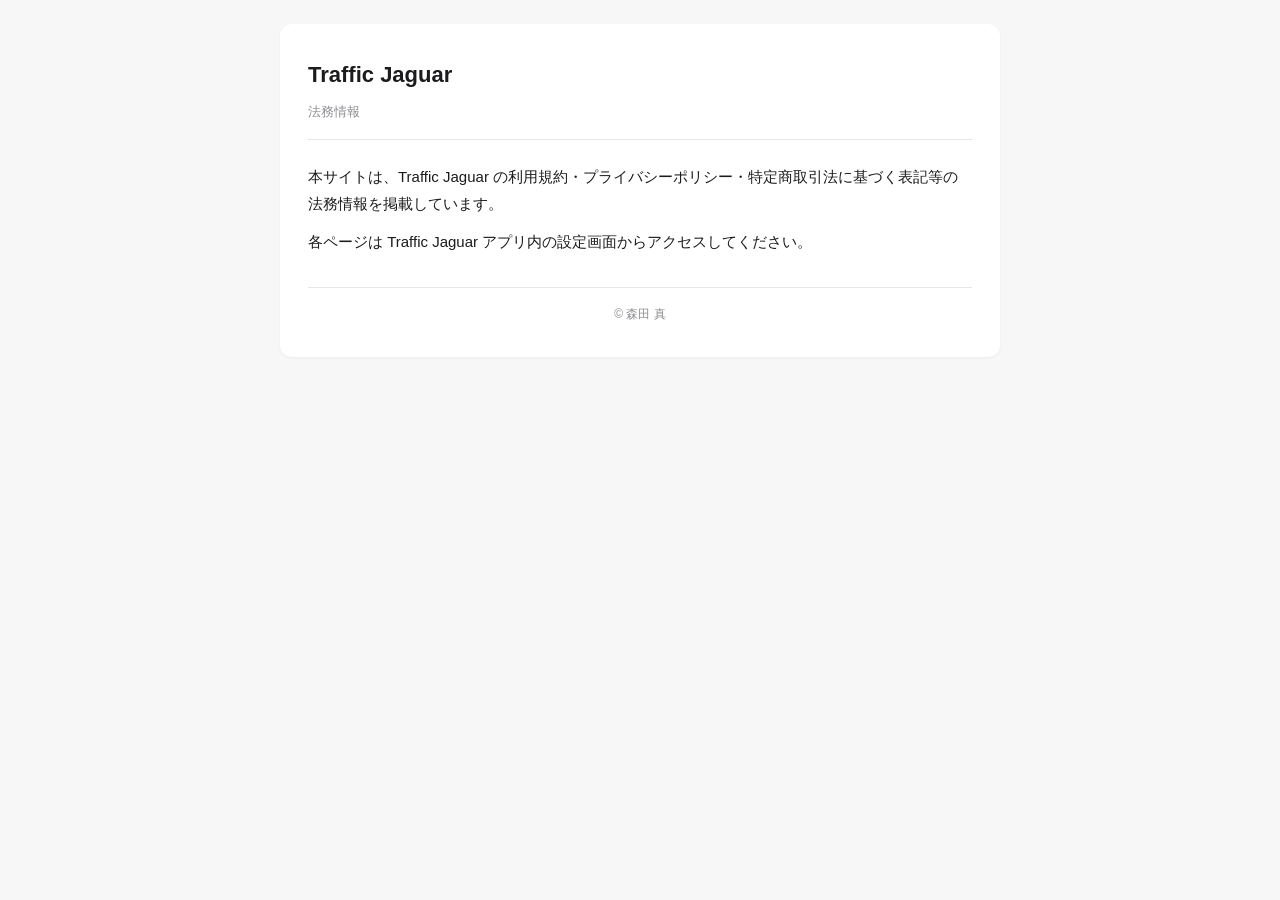
<file: index.html>
<!DOCTYPE html>
<html lang="ja">
<head>
<meta charset="UTF-8">
<meta name="viewport" content="width=device-width, initial-scale=1.0">
<title>Traffic Jaguar</title>
<link rel="stylesheet" href="style.css">
</head>
<body>
<div class="container">
  <header>
    <h1>Traffic Jaguar</h1>
    <p class="app-name">法務情報</p>
  </header>

  <p>本サイトは、Traffic Jaguar の利用規約・プライバシーポリシー・特定商取引法に基づく表記等の法務情報を掲載しています。</p>

  <p>各ページは Traffic Jaguar アプリ内の設定画面からアクセスしてください。</p>

  <footer>
    &copy; 森田 真
  </footer>
</div>
</body>
</html>
</file>
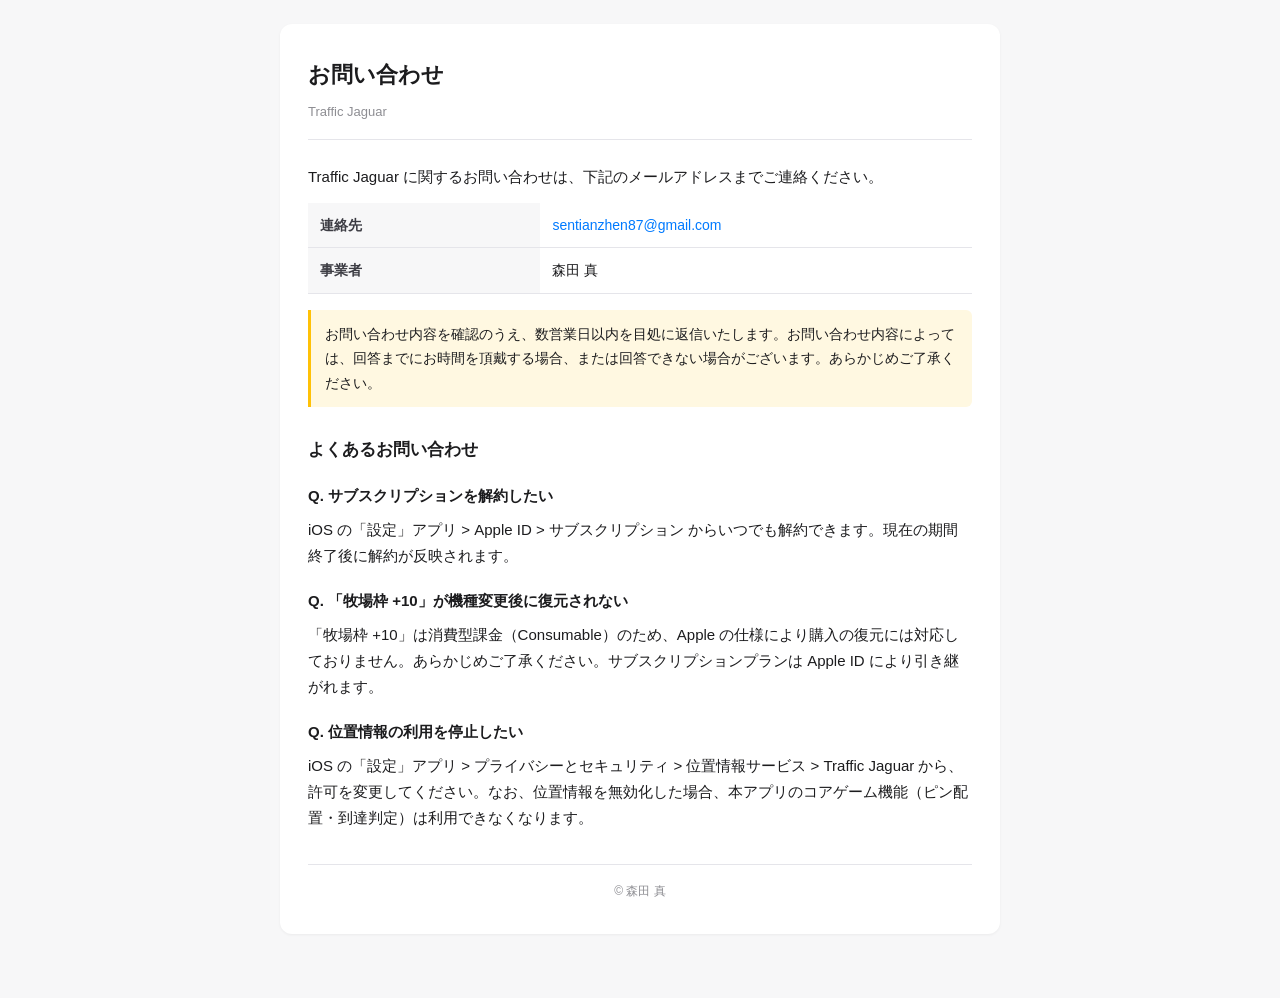
<file: contact.html>
<!DOCTYPE html>
<html lang="ja">
<head>
<meta charset="UTF-8">
<meta name="viewport" content="width=device-width, initial-scale=1.0">
<title>お問い合わせ | Traffic Jaguar</title>
<link rel="stylesheet" href="style.css">
</head>
<body>
<div class="container">
  <header>
    <h1>お問い合わせ</h1>
    <p class="app-name">Traffic Jaguar</p>
  </header>

  <p>Traffic Jaguar に関するお問い合わせは、下記のメールアドレスまでご連絡ください。</p>

  <table>
    <tr>
      <th>連絡先</th>
      <td><a href="mailto:sentianzhen87@gmail.com">sentianzhen87@gmail.com</a></td>
    </tr>
    <tr>
      <th>事業者</th>
      <td>森田 真</td>
    </tr>
  </table>

  <div class="notice">
    <p style="margin: 0;">お問い合わせ内容を確認のうえ、数営業日以内を目処に返信いたします。お問い合わせ内容によっては、回答までにお時間を頂戴する場合、または回答できない場合がございます。あらかじめご了承ください。</p>
  </div>

  <h2>よくあるお問い合わせ</h2>

  <h3>Q. サブスクリプションを解約したい</h3>
  <p>iOS の「設定」アプリ &gt; Apple ID &gt; サブスクリプション からいつでも解約できます。現在の期間終了後に解約が反映されます。</p>

  <h3>Q. 「牧場枠 +10」が機種変更後に復元されない</h3>
  <p>「牧場枠 +10」は消費型課金（Consumable）のため、Apple の仕様により購入の復元には対応しておりません。あらかじめご了承ください。サブスクリプションプランは Apple ID により引き継がれます。</p>

  <h3>Q. 位置情報の利用を停止したい</h3>
  <p>iOS の「設定」アプリ &gt; プライバシーとセキュリティ &gt; 位置情報サービス &gt; Traffic Jaguar から、許可を変更してください。なお、位置情報を無効化した場合、本アプリのコアゲーム機能（ピン配置・到達判定）は利用できなくなります。</p>

  <footer>
    &copy; 森田 真
  </footer>
</div>
</body>
</html>
</file>
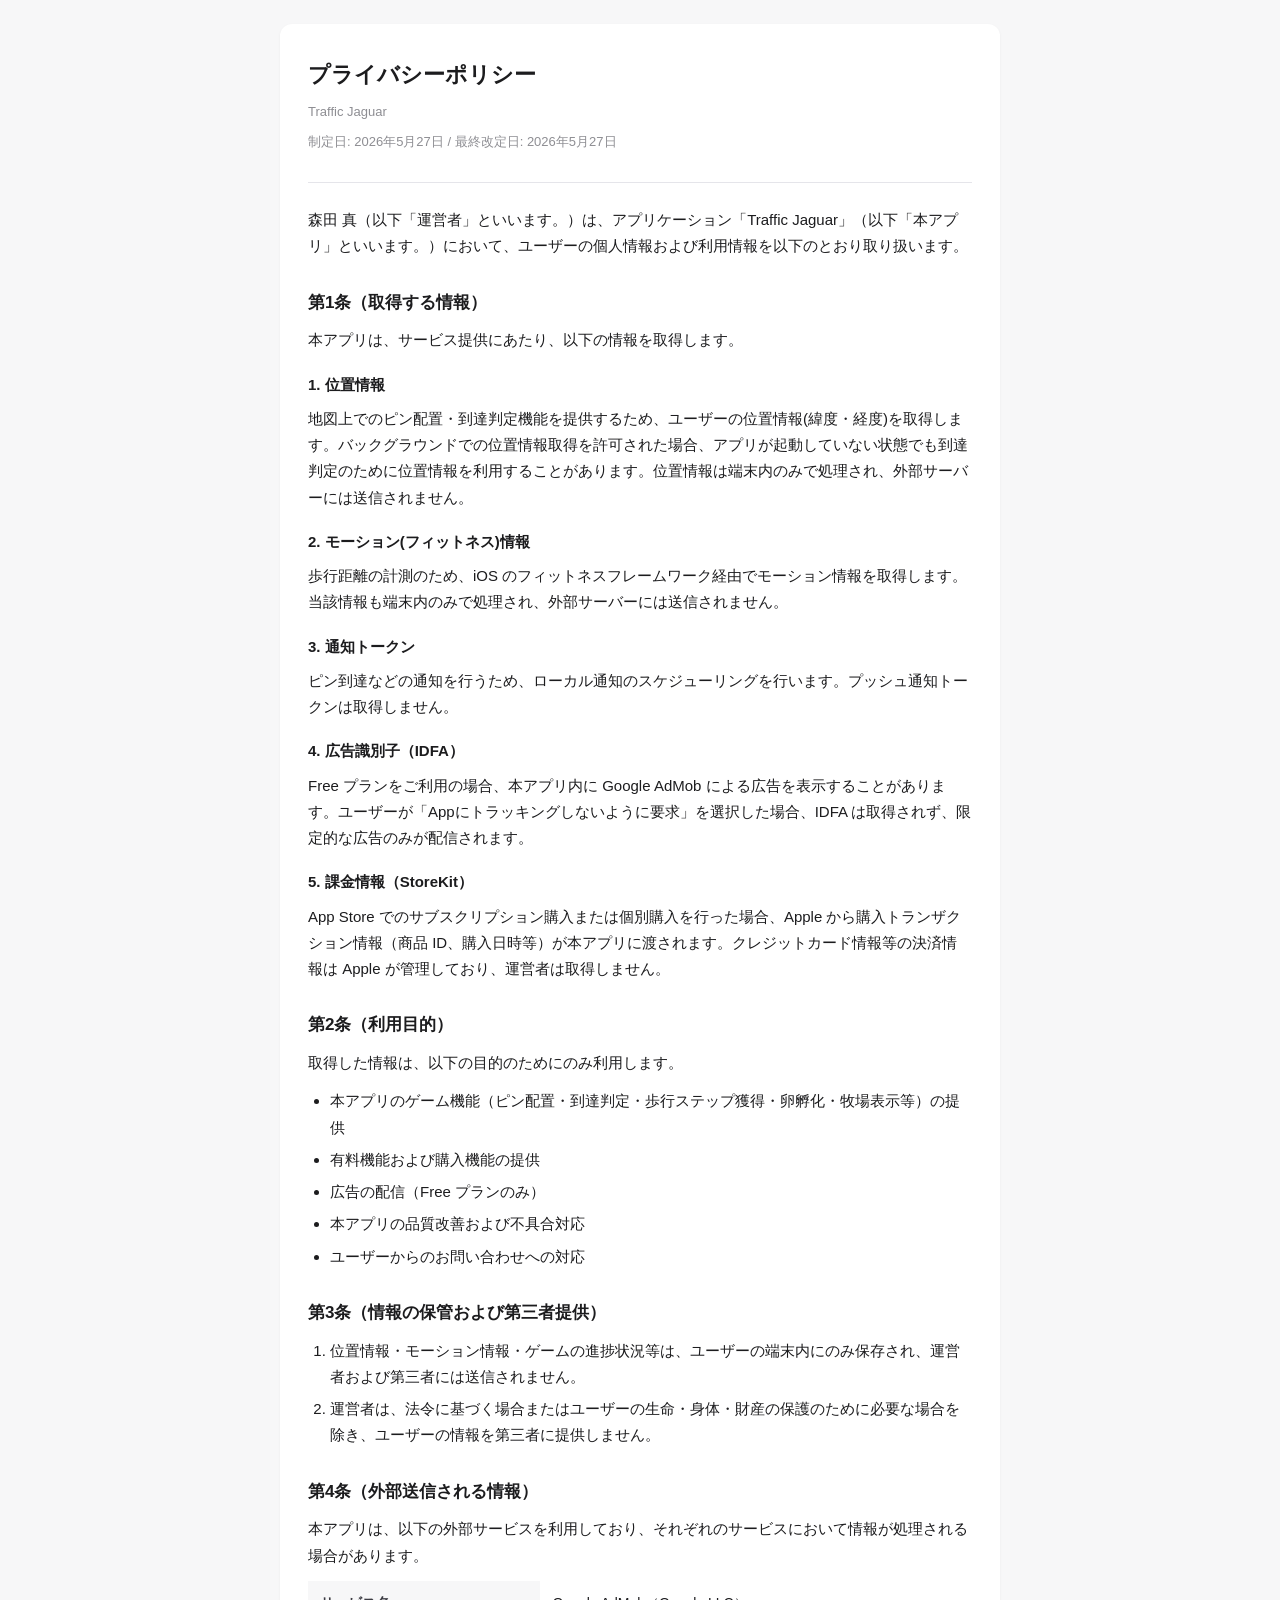
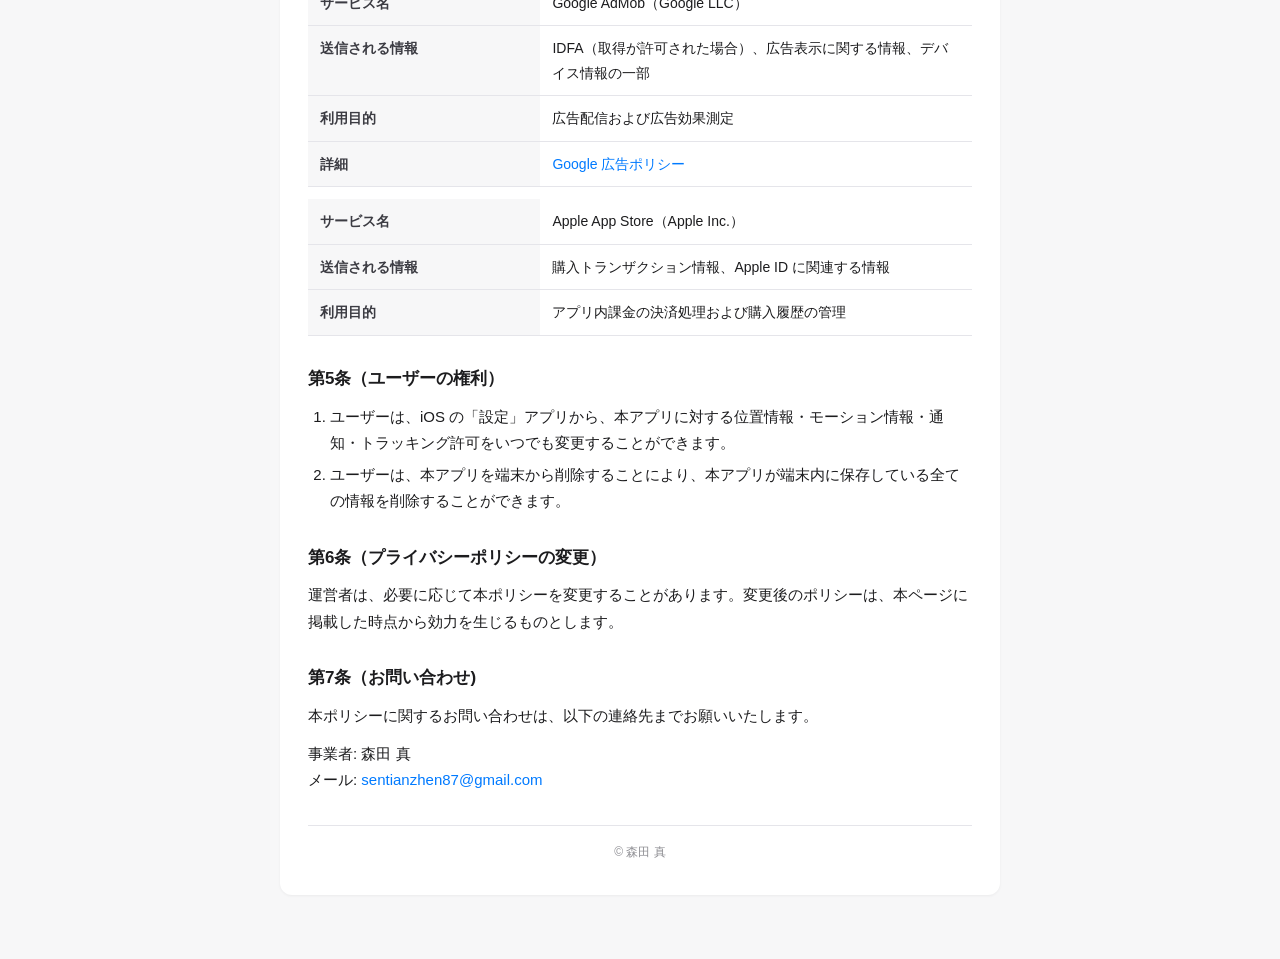
<file: privacy.html>
<!DOCTYPE html>
<html lang="ja">
<head>
<meta charset="UTF-8">
<meta name="viewport" content="width=device-width, initial-scale=1.0">
<title>プライバシーポリシー | Traffic Jaguar</title>
<link rel="stylesheet" href="style.css">
</head>
<body>
<div class="container">
  <header>
    <h1>プライバシーポリシー</h1>
    <p class="app-name">Traffic Jaguar</p>
    <p class="meta">制定日: 2026年5月27日 / 最終改定日: 2026年5月27日</p>
  </header>

  <p>森田 真（以下「運営者」といいます。）は、アプリケーション「Traffic Jaguar」（以下「本アプリ」といいます。）において、ユーザーの個人情報および利用情報を以下のとおり取り扱います。</p>

  <h2>第1条（取得する情報）</h2>
  <p>本アプリは、サービス提供にあたり、以下の情報を取得します。</p>

  <h3>1. 位置情報</h3>
  <p>地図上でのピン配置・到達判定機能を提供するため、ユーザーの位置情報(緯度・経度)を取得します。バックグラウンドでの位置情報取得を許可された場合、アプリが起動していない状態でも到達判定のために位置情報を利用することがあります。位置情報は端末内のみで処理され、外部サーバーには送信されません。</p>

  <h3>2. モーション(フィットネス)情報</h3>
  <p>歩行距離の計測のため、iOS のフィットネスフレームワーク経由でモーション情報を取得します。当該情報も端末内のみで処理され、外部サーバーには送信されません。</p>

  <h3>3. 通知トークン</h3>
  <p>ピン到達などの通知を行うため、ローカル通知のスケジューリングを行います。プッシュ通知トークンは取得しません。</p>

  <h3>4. 広告識別子（IDFA）</h3>
  <p>Free プランをご利用の場合、本アプリ内に Google AdMob による広告を表示することがあります。ユーザーが「Appにトラッキングしないように要求」を選択した場合、IDFA は取得されず、限定的な広告のみが配信されます。</p>

  <h3>5. 課金情報（StoreKit）</h3>
  <p>App Store でのサブスクリプション購入または個別購入を行った場合、Apple から購入トランザクション情報（商品 ID、購入日時等）が本アプリに渡されます。クレジットカード情報等の決済情報は Apple が管理しており、運営者は取得しません。</p>

  <h2>第2条（利用目的）</h2>
  <p>取得した情報は、以下の目的のためにのみ利用します。</p>
  <ul>
    <li>本アプリのゲーム機能（ピン配置・到達判定・歩行ステップ獲得・卵孵化・牧場表示等）の提供</li>
    <li>有料機能および購入機能の提供</li>
    <li>広告の配信（Free プランのみ）</li>
    <li>本アプリの品質改善および不具合対応</li>
    <li>ユーザーからのお問い合わせへの対応</li>
  </ul>

  <h2>第3条（情報の保管および第三者提供）</h2>
  <ol>
    <li>位置情報・モーション情報・ゲームの進捗状況等は、ユーザーの端末内にのみ保存され、運営者および第三者には送信されません。</li>
    <li>運営者は、法令に基づく場合またはユーザーの生命・身体・財産の保護のために必要な場合を除き、ユーザーの情報を第三者に提供しません。</li>
  </ol>

  <h2>第4条（外部送信される情報）</h2>
  <p>本アプリは、以下の外部サービスを利用しており、それぞれのサービスにおいて情報が処理される場合があります。</p>

  <table>
    <tr>
      <th>サービス名</th>
      <td>Google AdMob（Google LLC）</td>
    </tr>
    <tr>
      <th>送信される情報</th>
      <td>IDFA（取得が許可された場合）、広告表示に関する情報、デバイス情報の一部</td>
    </tr>
    <tr>
      <th>利用目的</th>
      <td>広告配信および広告効果測定</td>
    </tr>
    <tr>
      <th>詳細</th>
      <td><a href="https://policies.google.com/technologies/ads" target="_blank" rel="noopener">Google 広告ポリシー</a></td>
    </tr>
  </table>

  <table>
    <tr>
      <th>サービス名</th>
      <td>Apple App Store（Apple Inc.）</td>
    </tr>
    <tr>
      <th>送信される情報</th>
      <td>購入トランザクション情報、Apple ID に関連する情報</td>
    </tr>
    <tr>
      <th>利用目的</th>
      <td>アプリ内課金の決済処理および購入履歴の管理</td>
    </tr>
  </table>

  <h2>第5条（ユーザーの権利）</h2>
  <ol>
    <li>ユーザーは、iOS の「設定」アプリから、本アプリに対する位置情報・モーション情報・通知・トラッキング許可をいつでも変更することができます。</li>
    <li>ユーザーは、本アプリを端末から削除することにより、本アプリが端末内に保存している全ての情報を削除することができます。</li>
  </ol>

  <h2>第6条（プライバシーポリシーの変更）</h2>
  <p>運営者は、必要に応じて本ポリシーを変更することがあります。変更後のポリシーは、本ページに掲載した時点から効力を生じるものとします。</p>

  <h2>第7条（お問い合わせ)</h2>
  <p>本ポリシーに関するお問い合わせは、以下の連絡先までお願いいたします。</p>
  <p>
    事業者: 森田 真<br>
    メール: <a href="mailto:sentianzhen87@gmail.com">sentianzhen87@gmail.com</a>
  </p>

  <footer>
    &copy; 森田 真
  </footer>
</div>
</body>
</html>
</file>
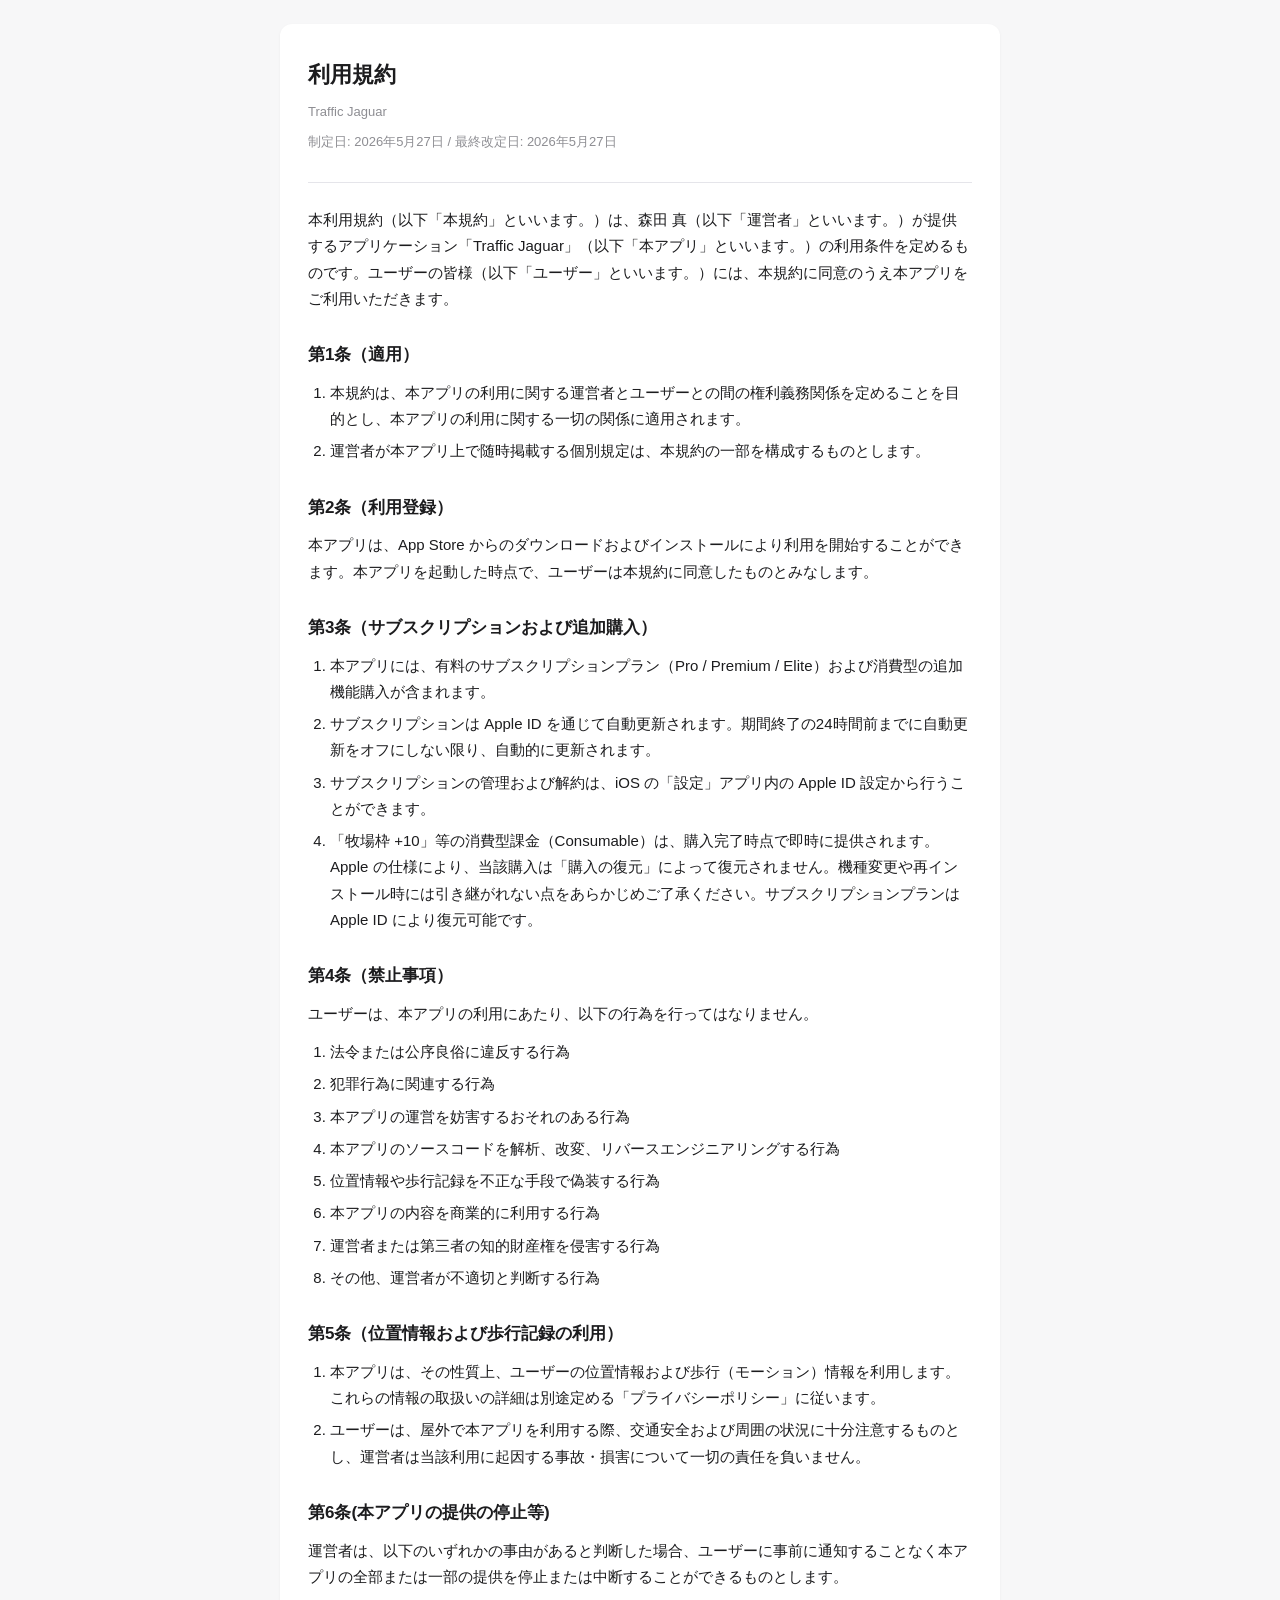
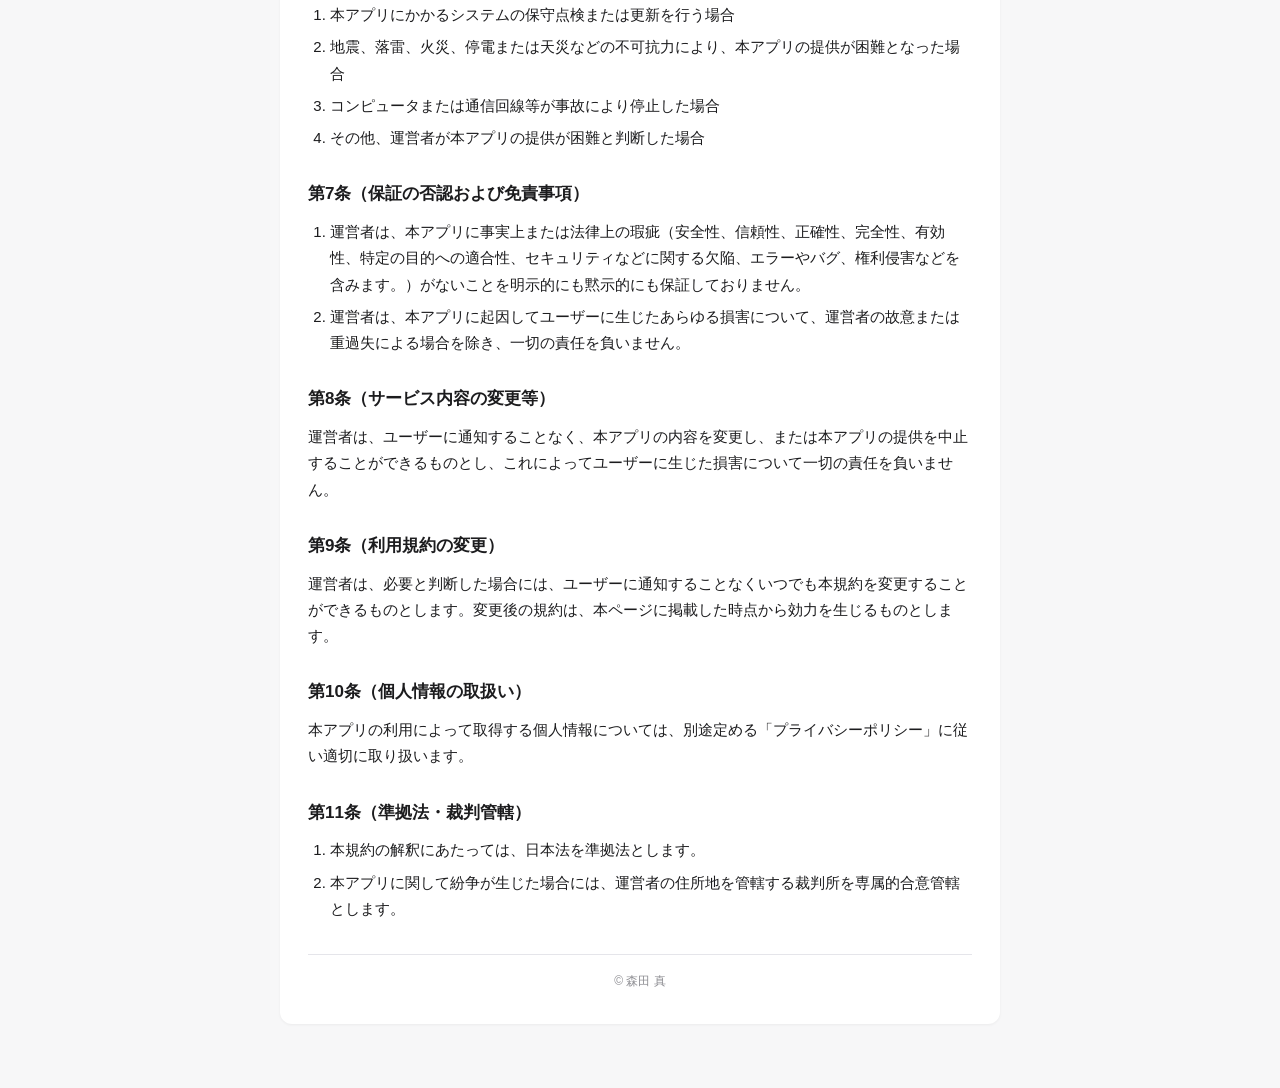
<file: terms.html>
<!DOCTYPE html>
<html lang="ja">
<head>
<meta charset="UTF-8">
<meta name="viewport" content="width=device-width, initial-scale=1.0">
<title>利用規約 | Traffic Jaguar</title>
<link rel="stylesheet" href="style.css">
</head>
<body>
<div class="container">
  <header>
    <h1>利用規約</h1>
    <p class="app-name">Traffic Jaguar</p>
    <p class="meta">制定日: 2026年5月27日 / 最終改定日: 2026年5月27日</p>
  </header>

  <p>本利用規約（以下「本規約」といいます。）は、森田 真（以下「運営者」といいます。）が提供するアプリケーション「Traffic Jaguar」（以下「本アプリ」といいます。）の利用条件を定めるものです。ユーザーの皆様（以下「ユーザー」といいます。）には、本規約に同意のうえ本アプリをご利用いただきます。</p>

  <h2>第1条（適用）</h2>
  <ol>
    <li>本規約は、本アプリの利用に関する運営者とユーザーとの間の権利義務関係を定めることを目的とし、本アプリの利用に関する一切の関係に適用されます。</li>
    <li>運営者が本アプリ上で随時掲載する個別規定は、本規約の一部を構成するものとします。</li>
  </ol>

  <h2>第2条（利用登録）</h2>
  <p>本アプリは、App Store からのダウンロードおよびインストールにより利用を開始することができます。本アプリを起動した時点で、ユーザーは本規約に同意したものとみなします。</p>

  <h2>第3条（サブスクリプションおよび追加購入）</h2>
  <ol>
    <li>本アプリには、有料のサブスクリプションプラン（Pro / Premium / Elite）および消費型の追加機能購入が含まれます。</li>
    <li>サブスクリプションは Apple ID を通じて自動更新されます。期間終了の24時間前までに自動更新をオフにしない限り、自動的に更新されます。</li>
    <li>サブスクリプションの管理および解約は、iOS の「設定」アプリ内の Apple ID 設定から行うことができます。</li>
    <li>「牧場枠 +10」等の消費型課金（Consumable）は、購入完了時点で即時に提供されます。Apple の仕様により、当該購入は「購入の復元」によって復元されません。機種変更や再インストール時には引き継がれない点をあらかじめご了承ください。サブスクリプションプランは Apple ID により復元可能です。</li>
  </ol>

  <h2>第4条（禁止事項）</h2>
  <p>ユーザーは、本アプリの利用にあたり、以下の行為を行ってはなりません。</p>
  <ol>
    <li>法令または公序良俗に違反する行為</li>
    <li>犯罪行為に関連する行為</li>
    <li>本アプリの運営を妨害するおそれのある行為</li>
    <li>本アプリのソースコードを解析、改変、リバースエンジニアリングする行為</li>
    <li>位置情報や歩行記録を不正な手段で偽装する行為</li>
    <li>本アプリの内容を商業的に利用する行為</li>
    <li>運営者または第三者の知的財産権を侵害する行為</li>
    <li>その他、運営者が不適切と判断する行為</li>
  </ol>

  <h2>第5条（位置情報および歩行記録の利用）</h2>
  <ol>
    <li>本アプリは、その性質上、ユーザーの位置情報および歩行（モーション）情報を利用します。これらの情報の取扱いの詳細は別途定める「プライバシーポリシー」に従います。</li>
    <li>ユーザーは、屋外で本アプリを利用する際、交通安全および周囲の状況に十分注意するものとし、運営者は当該利用に起因する事故・損害について一切の責任を負いません。</li>
  </ol>

  <h2>第6条(本アプリの提供の停止等)</h2>
  <p>運営者は、以下のいずれかの事由があると判断した場合、ユーザーに事前に通知することなく本アプリの全部または一部の提供を停止または中断することができるものとします。</p>
  <ol>
    <li>本アプリにかかるシステムの保守点検または更新を行う場合</li>
    <li>地震、落雷、火災、停電または天災などの不可抗力により、本アプリの提供が困難となった場合</li>
    <li>コンピュータまたは通信回線等が事故により停止した場合</li>
    <li>その他、運営者が本アプリの提供が困難と判断した場合</li>
  </ol>

  <h2>第7条（保証の否認および免責事項）</h2>
  <ol>
    <li>運営者は、本アプリに事実上または法律上の瑕疵（安全性、信頼性、正確性、完全性、有効性、特定の目的への適合性、セキュリティなどに関する欠陥、エラーやバグ、権利侵害などを含みます。）がないことを明示的にも黙示的にも保証しておりません。</li>
    <li>運営者は、本アプリに起因してユーザーに生じたあらゆる損害について、運営者の故意または重過失による場合を除き、一切の責任を負いません。</li>
  </ol>

  <h2>第8条（サービス内容の変更等）</h2>
  <p>運営者は、ユーザーに通知することなく、本アプリの内容を変更し、または本アプリの提供を中止することができるものとし、これによってユーザーに生じた損害について一切の責任を負いません。</p>

  <h2>第9条（利用規約の変更）</h2>
  <p>運営者は、必要と判断した場合には、ユーザーに通知することなくいつでも本規約を変更することができるものとします。変更後の規約は、本ページに掲載した時点から効力を生じるものとします。</p>

  <h2>第10条（個人情報の取扱い）</h2>
  <p>本アプリの利用によって取得する個人情報については、別途定める「プライバシーポリシー」に従い適切に取り扱います。</p>

  <h2>第11条（準拠法・裁判管轄）</h2>
  <ol>
    <li>本規約の解釈にあたっては、日本法を準拠法とします。</li>
    <li>本アプリに関して紛争が生じた場合には、運営者の住所地を管轄する裁判所を専属的合意管轄とします。</li>
  </ol>

  <footer>
    &copy; 森田 真
  </footer>
</div>
</body>
</html>
</file>
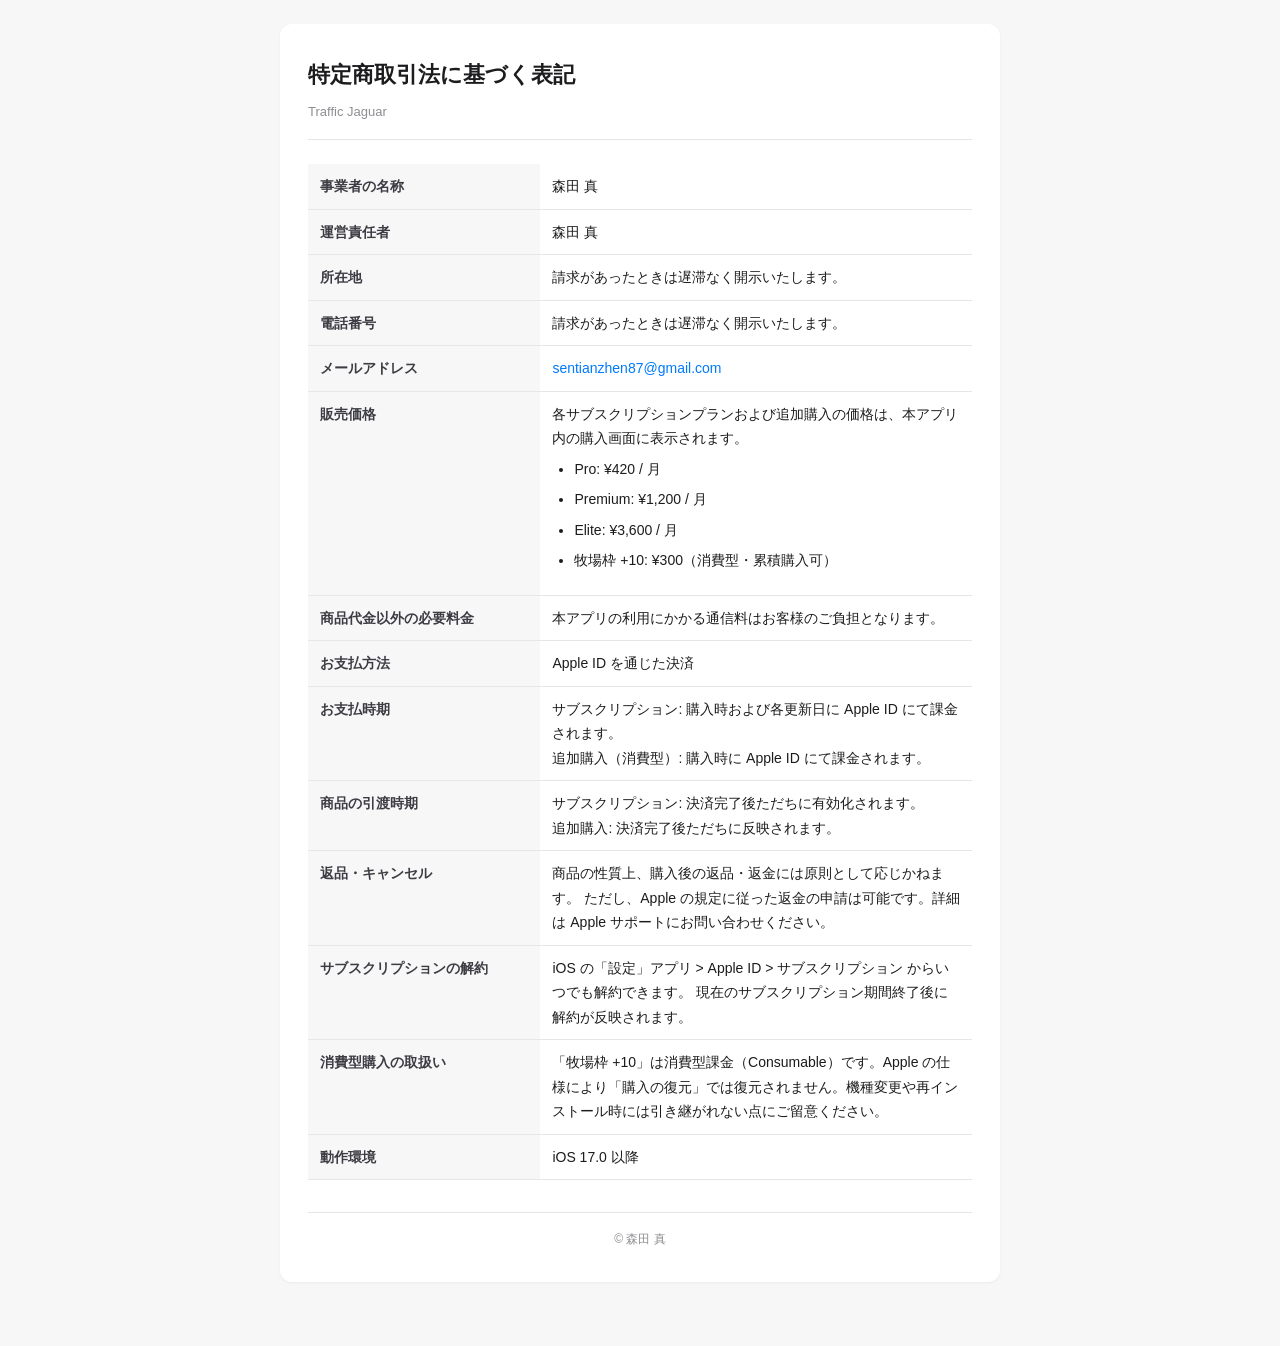
<file: tokutei.html>
<!DOCTYPE html>
<html lang="ja">
<head>
<meta charset="UTF-8">
<meta name="viewport" content="width=device-width, initial-scale=1.0">
<title>特定商取引法に基づく表記 | Traffic Jaguar</title>
<link rel="stylesheet" href="style.css">
</head>
<body>
<div class="container">
  <header>
    <h1>特定商取引法に基づく表記</h1>
    <p class="app-name">Traffic Jaguar</p>
  </header>

  <table>
    <tr>
      <th>事業者の名称</th>
      <td>森田 真</td>
    </tr>
    <tr>
      <th>運営責任者</th>
      <td>森田 真</td>
    </tr>
    <tr>
      <th>所在地</th>
      <td>請求があったときは遅滞なく開示いたします。</td>
    </tr>
    <tr>
      <th>電話番号</th>
      <td>請求があったときは遅滞なく開示いたします。</td>
    </tr>
    <tr>
      <th>メールアドレス</th>
      <td><a href="mailto:sentianzhen87@gmail.com">sentianzhen87@gmail.com</a></td>
    </tr>
    <tr>
      <th>販売価格</th>
      <td>
        各サブスクリプションプランおよび追加購入の価格は、本アプリ内の購入画面に表示されます。
        <ul>
          <li>Pro: ¥420 / 月</li>
          <li>Premium: ¥1,200 / 月</li>
          <li>Elite: ¥3,600 / 月</li>
          <li>牧場枠 +10: ¥300（消費型・累積購入可）</li>
        </ul>
      </td>
    </tr>
    <tr>
      <th>商品代金以外の必要料金</th>
      <td>本アプリの利用にかかる通信料はお客様のご負担となります。</td>
    </tr>
    <tr>
      <th>お支払方法</th>
      <td>Apple ID を通じた決済</td>
    </tr>
    <tr>
      <th>お支払時期</th>
      <td>
        サブスクリプション: 購入時および各更新日に Apple ID にて課金されます。<br>
        追加購入（消費型）: 購入時に Apple ID にて課金されます。
      </td>
    </tr>
    <tr>
      <th>商品の引渡時期</th>
      <td>
        サブスクリプション: 決済完了後ただちに有効化されます。<br>
        追加購入: 決済完了後ただちに反映されます。
      </td>
    </tr>
    <tr>
      <th>返品・キャンセル</th>
      <td>
        商品の性質上、購入後の返品・返金には原則として応じかねます。
        ただし、Apple の規定に従った返金の申請は可能です。詳細は Apple サポートにお問い合わせください。
      </td>
    </tr>
    <tr>
      <th>サブスクリプションの解約</th>
      <td>
        iOS の「設定」アプリ &gt; Apple ID &gt; サブスクリプション からいつでも解約できます。
        現在のサブスクリプション期間終了後に解約が反映されます。
      </td>
    </tr>
    <tr>
      <th>消費型購入の取扱い</th>
      <td>
        「牧場枠 +10」は消費型課金（Consumable）です。Apple の仕様により「購入の復元」では復元されません。機種変更や再インストール時には引き継がれない点にご留意ください。
      </td>
    </tr>
    <tr>
      <th>動作環境</th>
      <td>iOS 17.0 以降</td>
    </tr>
  </table>

  <footer>
    &copy; 森田 真
  </footer>
</div>
</body>
</html>
</file>
<file: style.css>
* {
  box-sizing: border-box;
}

body {
  font-family: -apple-system, BlinkMacSystemFont, "Helvetica Neue", "Hiragino Sans", "Hiragino Kaku Gothic ProN", "メイリオ", Meiryo, sans-serif;
  font-size: 15px;
  line-height: 1.75;
  color: #1c1c1e;
  background: #f7f7f8;
  margin: 0;
  padding: 24px 16px 64px;
  -webkit-text-size-adjust: 100%;
}

.container {
  max-width: 720px;
  margin: 0 auto;
  background: #fff;
  border-radius: 12px;
  padding: 32px 28px;
  box-shadow: 0 1px 3px rgba(0, 0, 0, 0.05);
}

header {
  border-bottom: 1px solid #e5e5ea;
  padding-bottom: 16px;
  margin-bottom: 24px;
}

h1 {
  font-size: 22px;
  font-weight: 700;
  margin: 0 0 6px;
  color: #1c1c1e;
}

.app-name {
  font-size: 13px;
  color: #8e8e93;
  margin: 0;
}

.meta {
  font-size: 13px;
  color: #8e8e93;
  margin-top: 8px;
}

h2 {
  font-size: 17px;
  font-weight: 600;
  margin: 28px 0 10px;
  color: #1c1c1e;
}

h3 {
  font-size: 15px;
  font-weight: 600;
  margin: 18px 0 8px;
  color: #1c1c1e;
}

p {
  margin: 0 0 12px;
}

ul, ol {
  padding-left: 22px;
  margin: 0 0 12px;
}

li {
  margin: 6px 0;
}

a {
  color: #007aff;
  text-decoration: none;
}

a:hover {
  text-decoration: underline;
}

table {
  width: 100%;
  border-collapse: collapse;
  margin: 12px 0;
  font-size: 14px;
}

th, td {
  text-align: left;
  padding: 10px 12px;
  border-bottom: 1px solid #e5e5ea;
  vertical-align: top;
}

th {
  width: 35%;
  background: #f7f7f8;
  font-weight: 600;
  color: #3c3c43;
}

footer {
  margin-top: 32px;
  padding-top: 16px;
  border-top: 1px solid #e5e5ea;
  font-size: 12px;
  color: #8e8e93;
  text-align: center;
}

.back-link {
  display: inline-block;
  margin-bottom: 16px;
  font-size: 14px;
}

.notice {
  background: #fff8e1;
  border-left: 3px solid #ffc107;
  padding: 12px 14px;
  margin: 16px 0;
  font-size: 14px;
  border-radius: 0 6px 6px 0;
}

.index-list {
  list-style: none;
  padding: 0;
}

.index-list li {
  margin: 12px 0;
}

.index-list a {
  display: block;
  padding: 14px 16px;
  background: #f7f7f8;
  border-radius: 8px;
  color: #1c1c1e;
  font-weight: 500;
  transition: background 0.15s;
}

.index-list a:hover {
  background: #efeff4;
  text-decoration: none;
}
</file>
